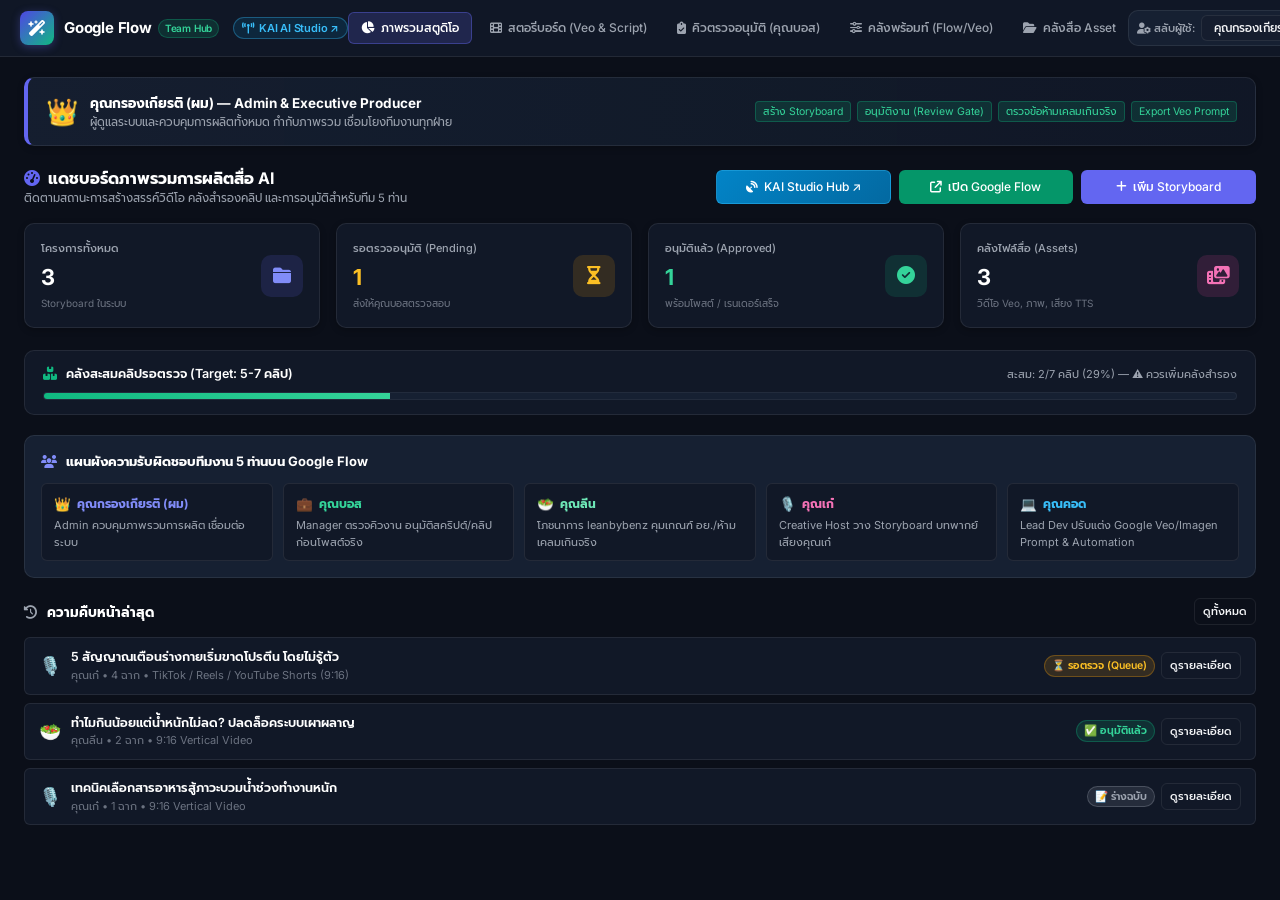
<file: index.html>
<!DOCTYPE html>
<html lang="th">
<head>
  <meta charset="UTF-8">
  <meta name="viewport" content="width=device-width, initial-scale=1.0, maximum-scale=1.0, user-scalable=no">
  <title>Google Flow Team Studio — ศูนย์กลางผลิตสื่อ AI & คิวตรวจอนุมัติ</title>
  <!-- Google Fonts -->
  <link rel="preconnect" href="https://fonts.googleapis.com">
  <link rel="preconnect" href="https://fonts.gstatic.com" crossorigin>
  <link href="https://fonts.googleapis.com/css2?family=Inter:wght@400;500;600;700&family=Prompt:wght@300;400;500;600;700&family=Sarabun:wght@300;400;500;600&display=swap" rel="stylesheet">
  <!-- FontAwesome 6 CDN -->
  <link rel="stylesheet" href="https://cdnjs.cloudflare.com/ajax/libs/font-awesome/6.5.1/css/all.min.css">
  <!-- Custom Stylesheet -->
  <link rel="stylesheet" href="css/style.css">
</head>
<body>

  <!-- Top Navigation Bar -->
  <header class="top-nav">
    <div class="brand-section">
      <div class="brand-logo-badge">
        <i class="fa-solid fa-wand-magic-sparkles" style="color: #FFFFFF;"></i>
      </div>
      <div>
        <div class="brand-title">
          Google Flow <span class="brand-tag">Team Hub</span>
          <a href="https://connectivity-laws-phys-ecological.trycloudflare.com" target="_blank" rel="noopener noreferrer" class="kai-hub-badge" title="เปิดหน้าควบคุม KAI AI Studio Hub">
            <i class="fa-solid fa-tower-broadcast"></i> KAI AI Studio ↗
          </a>
        </div>
      </div>
    </div>

    <!-- Center Navigation Tabs (Desktop only) -->
    <nav class="nav-center">
      <button class="nav-tab-btn active" data-tab="dashboard">
        <i class="fa-solid fa-chart-pie"></i> ภาพรวมสตูดิโอ
      </button>
      <button class="nav-tab-btn" data-tab="storyboards">
        <i class="fa-solid fa-film"></i> สตอรี่บอร์ด (Veo & Script)
      </button>
      <button class="nav-tab-btn" data-tab="review">
        <i class="fa-solid fa-clipboard-check"></i> คิวตรวจอนุมัติ (คุณบอส)
      </button>
      <button class="nav-tab-btn" data-tab="prompts">
        <i class="fa-solid fa-sliders"></i> คลังพร้อมท์ (Flow/Veo)
      </button>
      <button class="nav-tab-btn" data-tab="assets">
        <i class="fa-solid fa-folder-open"></i> คลังสื่อ Asset
      </button>
    </nav>

    <!-- Right Side: User Role Switcher -->
    <div class="user-selector-bar">
      <!-- Desktop Selector -->
      <div class="role-switch-container">
        <span class="role-switch-label"><i class="fa-solid fa-user-gear"></i> สลับผู้ใช้:</span>
        <select id="userSwitcherSelect" class="user-dropdown">
          <option value="admin">คุณกรองเกียรติ (ผม / Admin)</option>
          <option value="boss">คุณบอส (Manager / Approver)</option>
          <option value="lean">คุณลีน (Nutrition Strategist)</option>
          <option value="kae">คุณเก๋ (Creative Host Persona)</option>
          <option value="cod">คุณคอด (Lead Dev & AI Engineer)</option>
        </select>
      </div>

      <div class="current-user-pill" onclick="app.openUserModal()">
        <span id="currentUserAvatar" class="current-user-avatar">👑</span>
        <span id="currentUserName" class="current-user-name">คุณกรองเกียรติ</span>
        <span id="currentUserBadge" class="current-user-badge badge-admin">Admin</span>
      </div>

      <!-- Mobile Trigger Button -->
      <button class="mobile-user-btn" onclick="app.openUserModal()">
        <span id="mobileUserAvatar">👑</span>
        <span id="mobileUserName" style="font-weight: 600;">คุณกรองเกียรติ</span>
        <i class="fa-solid fa-chevron-down" style="font-size: 10px; color: var(--text-muted);"></i>
      </button>
    </div>
  </header>

  <!-- Main Content Wrapper -->
  <main class="main-wrapper">

    <!-- Active User & Role Duty Banner -->
    <section class="role-duty-banner">
      <div class="role-duty-content">
        <div id="dutyIcon" class="role-duty-icon">👑</div>
        <div>
          <div id="dutyTitle" class="role-duty-title">คุณกรองเกียรติ — Admin & Executive Producer</div>
          <div id="dutyDesc" class="role-duty-desc">ผู้ดูแลระบบและควบคุมการผลิตทั้งหมด กำกับภาพรวม เชื่อมโยงทีมงานทุกฝ่าย</div>
        </div>
      </div>
      <div id="dutyPerms" class="role-permissions-tags">
        <!-- Rendered dynamically -->
      </div>
    </section>

    <!-- SECTION 1: DASHBOARD OVERVIEW -->
    <section id="section-dashboard" class="content-section active">
      <div class="section-header-row">
        <div>
          <h2 class="section-title"><i class="fa-solid fa-gauge-high" style="color: #6366F1;"></i> แดชบอร์ดภาพรวมการผลิตสื่อ AI</h2>
          <div class="section-sub">ติดตามสถานะการสร้างสรรค์วิดีโอ คลังสำรองคลิป และการอนุมัติสำหรับทีม 5 ท่าน</div>
        </div>
        <div style="display: flex; gap: 8px; flex-wrap: wrap; width: 100%; max-width: 540px; justify-content: flex-end;">
          <a href="https://connectivity-laws-phys-ecological.trycloudflare.com" target="_blank" rel="noopener noreferrer" class="btn btn-sky" style="flex: 1; min-width: 140px;">
            <i class="fa-solid fa-satellite-dish"></i> KAI Studio Hub ↗
          </a>
          <a href="https://labs.google/flow" target="_blank" rel="noopener noreferrer" class="btn btn-emerald" style="flex: 1; min-width: 140px;">
            <i class="fa-solid fa-arrow-up-right-from-square"></i> เปิด Google Flow
          </a>
          <button class="btn btn-primary" onclick="app.openNewProjectModal()" style="flex: 1; min-width: 140px;">
            <i class="fa-solid fa-plus"></i> เพิ่ม Storyboard
          </button>
        </div>
      </div>

      <!-- Quick Stats Metrics -->
      <div class="stats-grid">
        <div class="stat-card">
          <div>
            <div class="stat-info-label">โครงการทั้งหมด</div>
            <div id="statTotalProjects" class="stat-info-value">0</div>
            <div class="stat-info-sub">Storyboard ในระบบ</div>
          </div>
          <div class="stat-icon-wrap icon-purple">
            <i class="fa-solid fa-folder-closed"></i>
          </div>
        </div>

        <div class="stat-card">
          <div>
            <div class="stat-info-label">รอตรวจอนุมัติ (Pending)</div>
            <div id="statPendingReview" class="stat-info-value" style="color: #FBBF24;">0</div>
            <div class="stat-info-sub">ส่งให้คุณบอสตรวจสอบ</div>
          </div>
          <div class="stat-icon-wrap icon-amber">
            <i class="fa-solid fa-hourglass-half"></i>
          </div>
        </div>

        <div class="stat-card">
          <div>
            <div class="stat-info-label">อนุมัติแล้ว (Approved)</div>
            <div id="statApproved" class="stat-info-value" style="color: #34D399;">0</div>
            <div class="stat-info-sub">พร้อมโพสต์ / เรนเดอร์เสร็จ</div>
          </div>
          <div class="stat-icon-wrap icon-emerald">
            <i class="fa-solid fa-circle-check"></i>
          </div>
        </div>

        <div class="stat-card">
          <div>
            <div class="stat-info-label">คลังไฟล์สื่อ (Assets)</div>
            <div id="statAssets" class="stat-info-value">0</div>
            <div class="stat-info-sub">วิดีโอ Veo, ภาพ, เสียง TTS</div>
          </div>
          <div class="stat-icon-wrap icon-rose">
            <i class="fa-solid fa-photo-film"></i>
          </div>
        </div>
      </div>

      <!-- Review Buffer Progress (Rule: 5-7 clips stock) -->
      <div style="background: var(--bg-card); border: 1px solid var(--border-color); border-radius: var(--radius-md); padding: 14px 18px; margin-bottom: 20px;">
        <div style="display: flex; justify-content: space-between; align-items: center; margin-bottom: 8px; flex-wrap: wrap; gap: 6px;">
          <div style="font-weight: 600; font-size: 12.5px; color: #FFFFFF;">
            <i class="fa-solid fa-boxes-stacked" style="color: #10B981; margin-right: 6px;"></i> คลังสะสมคลิปรอตรวจ (Target: 5-7 คลิป)
          </div>
          <div id="bufferStatusText" style="font-size: 11px; color: var(--text-muted);">
            กำลังประมวลผล...
          </div>
        </div>
        <div style="background: var(--bg-card-sub); height: 8px; border-radius: 999px; overflow: hidden; border: 1px solid rgba(255,255,255,0.05);">
          <div id="bufferProgressBar" style="background: linear-gradient(90deg, #10B981, #34D399); height: 100%; width: 40%; transition: width 0.3s ease;"></div>
        </div>
      </div>

      <!-- Team Collaboration & Roles Reference -->
      <div style="background: var(--bg-card-sub); border: 1px solid var(--border-color); border-radius: var(--radius-md); padding: 16px; margin-bottom: 20px;">
        <h3 style="font-size: 13px; font-weight: 700; color: #FFFFFF; margin-bottom: 12px;">
          <i class="fa-solid fa-users" style="color: #818CF8; margin-right: 6px;"></i> แผนผังความรับผิดชอบทีมงาน 5 ท่านบน Google Flow
        </h3>
        <div style="display: grid; grid-template-columns: repeat(auto-fit, minmax(200px, 1fr)); gap: 10px;">
          <div style="background: var(--bg-card); border: 1px solid var(--border-color); border-radius: var(--radius-sm); padding: 10px 12px;">
            <div style="display: flex; align-items: center; gap: 6px; margin-bottom: 3px;">
              <span>👑</span>
              <span style="font-weight: 700; color: #818CF8; font-size: 12px;">คุณกรองเกียรติ (ผม)</span>
            </div>
            <div style="font-size: 11px; color: var(--text-muted);">Admin ควบคุมภาพรวมการผลิต เชื่อมต่อระบบ</div>
          </div>

          <div style="background: var(--bg-card); border: 1px solid var(--border-color); border-radius: var(--radius-sm); padding: 10px 12px;">
            <div style="display: flex; align-items: center; gap: 6px; margin-bottom: 3px;">
              <span>💼</span>
              <span style="font-weight: 700; color: #34D399; font-size: 12px;">คุณบอส</span>
            </div>
            <div style="font-size: 11px; color: var(--text-muted);">Manager ตรวจคิวงาน อนุมัติสคริปต์/คลิปก่อนโพสต์จริง</div>
          </div>

          <div style="background: var(--bg-card); border: 1px solid var(--border-color); border-radius: var(--radius-sm); padding: 10px 12px;">
            <div style="display: flex; align-items: center; gap: 6px; margin-bottom: 3px;">
              <span>🥗</span>
              <span style="font-weight: 700; color: #6EE7B7; font-size: 12px;">คุณลีน</span>
            </div>
            <div style="font-size: 11px; color: var(--text-muted);">โภชนาการ leanbybenz คุมเกณฑ์ อย./ห้ามเคลมเกินจริง</div>
          </div>

          <div style="background: var(--bg-card); border: 1px solid var(--border-color); border-radius: var(--radius-sm); padding: 10px 12px;">
            <div style="display: flex; align-items: center; gap: 6px; margin-bottom: 3px;">
              <span>🎙️</span>
              <span style="font-weight: 700; color: #F472B6; font-size: 12px;">คุณเก๋</span>
            </div>
            <div style="font-size: 11px; color: var(--text-muted);">Creative Host วาง Storyboard บทพากย์เสียงคุณเก๋</div>
          </div>

          <div style="background: var(--bg-card); border: 1px solid var(--border-color); border-radius: var(--radius-sm); padding: 10px 12px;">
            <div style="display: flex; align-items: center; gap: 6px; margin-bottom: 3px;">
              <span>💻</span>
              <span style="font-weight: 700; color: #38BDF8; font-size: 12px;">คุณคอด</span>
            </div>
            <div style="font-size: 11px; color: var(--text-muted);">Lead Dev ปรับแต่ง Google Veo/Imagen Prompt & Automation</div>
          </div>
        </div>
      </div>

      <!-- Recent Projects List -->
      <div>
        <div style="display: flex; justify-content: space-between; align-items: center; margin-bottom: 12px;">
          <h3 style="font-size: 13.5px; font-weight: 700; color: #FFFFFF;">
            <i class="fa-solid fa-clock-rotate-left" style="color: var(--text-muted); margin-right: 6px;"></i> ความคืบหน้าล่าสุด
          </h3>
          <button class="btn btn-outline btn-sm" onclick="app.switchTab('storyboards')">ดูทั้งหมด</button>
        </div>
        <div id="dashboardRecentList">
          <!-- Rendered dynamically -->
        </div>
      </div>
    </section>

    <!-- SECTION 2: STORYBOARDS & SCENE BUILDER -->
    <section id="section-storyboards" class="content-section">
      <div class="section-header-row">
        <div>
          <h2 class="section-title"><i class="fa-solid fa-film" style="color: #EC4899;"></i> สตอรี่บอร์ดและการสร้างฉาก (Google Flow & Veo)</h2>
          <div class="section-sub">เขียนสคริปต์ ออกแบบ Prompt สำหรับ Veo และจัดสรรเสียงพากย์คุณเก๋ทีละฉาก</div>
        </div>
        <button class="btn btn-primary" onclick="app.openNewProjectModal()">
          <i class="fa-solid fa-plus"></i> เพิ่ม Storyboard ใหม่
        </button>
      </div>

      <div id="storyboardProjectsList">
        <!-- Rendered dynamically -->
      </div>
    </section>

    <!-- SECTION 3: REVIEW & APPROVAL QUEUE (คุณบอส & ทีม) -->
    <section id="section-review" class="content-section">
      <div class="section-header-row">
        <div>
          <h2 class="section-title"><i class="fa-solid fa-clipboard-check" style="color: #10B981;"></i> ระบบคิวตรวจอนุมัติ (Review & Approval Gatekeeper)</h2>
          <div class="section-sub">พื้นที่สำหรับคุณบอสและผู้จัดการในการตรวจสอบความถูกต้อง อนุมัติ หรือแจ้งขอแก้ไข</div>
        </div>
        
        <!-- Search Input with Strict UI Standards -->
        <div class="search-input-wrapper">
          <i class="fa-solid fa-magnifying-glass search-icon"></i>
          <input type="text" id="reviewSearchInput" class="search-input-field" placeholder="ค้นหารหัส หรือชื่อโครงการ...">
        </div>
      </div>

      <!-- Desktop View: Table with Sticky Thead -->
      <div class="table-wrap table-responsive">
        <table class="table-custom">
          <thead>
            <tr>
              <th style="width: 85px;">รหัส</th>
              <th>ชื่อโครงการ & รายละเอียด</th>
              <th style="width: 130px;">ผู้สร้าง</th>
              <th style="width: 100px;">วันที่/เวลา</th>
              <th style="width: 110px;">สถานะ</th>
              <th class="col-hide-md" style="width: 130px;">Compliance</th>
              <th style="width: 160px; text-align: right;">การจัดการ</th>
            </tr>
          </thead>
          <tbody id="reviewTableBody">
            <!-- Rendered dynamically -->
          </tbody>
        </table>
      </div>

      <!-- Mobile View: Responsive Card List -->
      <div id="reviewMobileCards" class="mobile-card-list">
        <!-- Rendered dynamically on mobile -->
      </div>
    </section>

    <!-- SECTION 4: PROMPT ENGINEERING PRESETS -->
    <section id="section-prompts" class="content-section">
      <div class="section-header-row">
        <div>
          <h2 class="section-title"><i class="fa-solid fa-sliders" style="color: #0284C7;"></i> คลังพร้อมท์มาตรฐาน (Google Flow / Veo / Imagen)</h2>
          <div class="section-sub">ปรับแต่งโดยคุณคอด เพื่อให้ผลลัพธ์วิดีโอและรูปภาพมีความคมชัดและสไตล์สอดคล้องกันทั้งช่อง</div>
        </div>

        <!-- Search Input with Strict UI Standards -->
        <div class="search-input-wrapper">
          <i class="fa-solid fa-magnifying-glass search-icon"></i>
          <input type="text" id="promptSearchInput" class="search-input-field" placeholder="ค้นหาหมวดหมู่ หรือคีย์เวิร์ด...">
        </div>
      </div>

      <div id="promptPresetsGrid" style="display: grid; grid-template-columns: repeat(auto-fill, minmax(280px, 1fr)); gap: 14px;">
        <!-- Rendered dynamically -->
      </div>
    </section>

    <!-- SECTION 5: ASSET REPOSITORY -->
    <section id="section-assets" class="content-section">
      <div class="section-header-row">
        <div>
          <h2 class="section-title"><i class="fa-solid fa-folder-open" style="color: #F59E0B;"></i> คลังไฟล์สื่อ Asset และประวัติเรนเดอร์</h2>
          <div class="section-sub">รวบรวมไฟล์วิดีโอจาก Google Veo, ภาพนิ่งจาก Imagen และเสียงพากย์คุณเก๋</div>
        </div>
      </div>

      <!-- Desktop View: Table -->
      <div class="table-wrap table-responsive">
        <table class="table-custom">
          <thead>
            <tr>
              <th>ชื่อไฟล์</th>
              <th style="width: 90px;">ประเภท</th>
              <th style="width: 120px;">ความละเอียด</th>
              <th style="width: 80px;">ความยาว</th>
              <th style="width: 80px;">ขนาด</th>
              <th style="width: 150px;">แหล่งที่มา</th>
              <th style="width: 90px;">สถานะ</th>
            </tr>
          </thead>
          <tbody id="assetsTableBody">
            <!-- Rendered dynamically -->
          </tbody>
        </table>
      </div>

      <!-- Mobile View: Assets Card List -->
      <div id="assetsMobileCards" class="mobile-card-list">
        <!-- Rendered dynamically on mobile -->
      </div>
    </section>

  </main>

  <!-- Mobile Bottom Navigation Bar -->
  <nav class="bottom-nav-bar">
    <button class="bottom-nav-item active" data-tab="dashboard">
      <i class="fa-solid fa-chart-pie"></i>
      <span>ภาพรวม</span>
    </button>
    <button class="bottom-nav-item" data-tab="storyboards">
      <i class="fa-solid fa-film"></i>
      <span>สตอรี่บอร์ด</span>
    </button>
    <button class="bottom-nav-item" data-tab="review">
      <i class="fa-solid fa-clipboard-check"></i>
      <span>ตรวจงาน</span>
    </button>
    <button class="bottom-nav-item" data-tab="prompts">
      <i class="fa-solid fa-sliders"></i>
      <span>พร้อมท์</span>
    </button>
    <button class="bottom-nav-item" data-tab="assets">
      <i class="fa-solid fa-folder-open"></i>
      <span>คลังสื่อ</span>
    </button>
  </nav>

  <!-- Modal: สลับผู้ใช้งาน (สำหรับ Mobile & Desktop) -->
  <div id="userModal" class="modal-overlay">
    <div class="modal-container" style="max-width: 440px;">
      <div class="modal-header">
        <div style="font-weight: 700; font-size: 14px; color: #FFFFFF;">
          <i class="fa-solid fa-users-gear" style="color: #6366F1; margin-right: 6px;"></i> สลับโปรไฟล์ผู้ใช้งานในทีม
        </div>
        <button class="btn btn-outline btn-sm" onclick="app.closeModal('userModal')">✕</button>
      </div>
      <div class="modal-body" style="padding: 14px;">
        <div style="display: flex; flex-direction: column; gap: 8px;" id="userSelectionList">
          <!-- Rendered dynamically -->
        </div>
      </div>
    </div>
  </div>

  <!-- Modal: สร้าง Storyboard ใหม่ -->
  <div id="projectModal" class="modal-overlay">
    <div class="modal-container">
      <div class="modal-header">
        <div style="font-weight: 700; font-size: 14px; color: #FFFFFF;">
          <i class="fa-solid fa-plus-circle" style="color: #6366F1; margin-right: 6px;"></i> สร้าง Storyboard โครงการใหม่
        </div>
        <button class="btn btn-outline btn-sm" onclick="app.closeModal('projectModal')">✕</button>
      </div>
      <div class="modal-body">
        <div class="form-group">
          <label class="form-label">ชื่อคลิป / หัวข้อเรื่อง</label>
          <input type="text" id="newProjTitle" class="form-input" placeholder="เช่น 3 อาหารโปรตีนสูงช่วยเร่งเผาผลาญยามเช้า">
        </div>

        <div class="form-group">
          <label class="form-label">รูปแบบวิดีโอเป้าหมาย</label>
          <select id="newProjFormat" class="form-select">
            <option value="9:16 Vertical Video (TikTok / Reels / Shorts)">9:16 แนวตั้ง (TikTok / Shorts / Reels)</option>
            <option value="16:9 Landscape Video (YouTube Main)">16:9 แนวนอน (YouTube Main)</option>
            <option value="1:1 Square (Instagram Post / Lemon8)">1:1 จัตุรัส (Instagram / Lemon8)</option>
          </select>
        </div>

        <div class="form-group">
          <label class="form-label">Google Veo Prompt (Visual Scene 1 - Hook)</label>
          <textarea id="newProjPrompt1" class="form-textarea" rows="3" placeholder="ระบุ Prompt ภาษาอังกฤษสำหรับส่งให้ Google Veo เช่น Cinematic 4K macro shot..."></textarea>
        </div>

        <div class="form-group">
          <label class="form-label">Voiceover Script (บทพากย์เสียงคุณเก๋ Scene 1)</label>
          <textarea id="newProjScript1" class="form-textarea" rows="2" placeholder="บทพูดภาษาไทย น้ำเสียงอบอุ่น ชัดถ้อยชัดคำ (ลีน บาย เบนซ์)"></textarea>
        </div>
      </div>
      <div class="modal-footer">
        <button class="btn btn-outline" onclick="app.closeModal('projectModal')">ยกเลิก</button>
        <button class="btn btn-primary" onclick="app.saveNewProjectFromModal()">บันทึกและส่งเข้าคิวตรวจ</button>
      </div>
    </div>
  </div>

  <!-- Toast Notification -->
  <div id="toastNotice" class="toast-notice">
    <!-- Message injected dynamically -->
  </div>

  <!-- Scripts -->
  <script src="js/initial-data.js"></script>
  <script src="js/app.js"></script>
</body>
</html>
</file>
<file: css/style.css>
/* Google Flow Studio - Team Workspace Stylesheet (Enhanced Responsive UI/UX) */
:root {
  --bg-main: #0B0F19;
  --bg-card: #111827;
  --bg-card-sub: #162032;
  --bg-input: #151D2E;
  --border-color: rgba(255, 255, 255, 0.08);
  --border-focus: rgba(99, 102, 241, 0.6);
  --text-main: #F3F4F6;
  --text-muted: #9CA3AF;
  --text-dim: #6B7280;

  --color-primary: #6366F1;
  --color-primary-hover: #4F46E5;
  --color-emerald: #10B981;
  --color-emerald-dark: #059669;
  --color-amber: #F59E0B;
  --color-rose: #EC4899;
  --color-sky: #0284C7;

  --font-family: 'Inter', 'Prompt', -apple-system, BlinkMacSystemFont, "Segoe UI", Roboto, sans-serif;
  --radius-sm: 6px;
  --radius-md: 10px;
  --radius-lg: 14px;
  --shadow-sm: 0 2px 6px rgba(0, 0, 0, 0.25);
  --shadow-md: 0 6px 18px rgba(0, 0, 0, 0.35);
}

*, *::before, *::after {
  box-sizing: border-box;
  margin: 0;
  padding: 0;
}

html, body {
  width: 100%;
  max-width: 100vw;
  overflow-x: hidden !important;
  background-color: var(--bg-main);
  color: var(--text-main);
  font-family: var(--font-family);
  line-height: 1.5;
  font-size: 13.5px;
  min-height: 100vh;
  -webkit-font-smoothing: antialiased;
}

/* ==========================================================================
   Top Navigation Header (Fully Responsive)
   ========================================================================== */
.top-nav {
  background: rgba(17, 24, 39, 0.96);
  backdrop-filter: blur(12px);
  border-bottom: 1px solid var(--border-color);
  padding: 10px 20px;
  position: sticky;
  top: 0;
  z-index: 100;
  display: flex;
  align-items: center;
  justify-content: space-between;
  width: 100%;
  max-width: 100vw;
}

.brand-section {
  display: flex;
  align-items: center;
  gap: 10px;
  flex-shrink: 0;
}

.brand-logo-badge {
  background: linear-gradient(135deg, #4F46E5 0%, #10B981 100%);
  width: 34px;
  height: 34px;
  border-radius: 8px;
  display: flex;
  align-items: center;
  justify-content: center;
  font-size: 16px;
  box-shadow: 0 2px 8px rgba(99, 102, 241, 0.35);
}

.brand-title {
  font-size: 15px;
  font-weight: 700;
  letter-spacing: -0.2px;
  color: #FFFFFF;
  display: flex;
  align-items: center;
  gap: 6px;
}

.brand-tag {
  background: rgba(16, 185, 129, 0.15);
  color: #34D399;
  border: 1px solid rgba(16, 185, 129, 0.3);
  font-size: 10px;
  font-weight: 600;
  padding: 1px 6px;
  border-radius: 999px;
}

.kai-hub-badge {
  display: inline-flex;
  align-items: center;
  gap: 5px;
  background: rgba(2, 132, 199, 0.15);
  color: #38BDF8 !important;
  border: 1px solid rgba(56, 189, 248, 0.35);
  font-size: 11px;
  font-weight: 600;
  padding: 2px 8px;
  border-radius: 999px;
  text-decoration: none !important;
  margin-left: 8px;
  transition: all 0.2s ease;
}

.kai-hub-badge:hover {
  background: rgba(2, 132, 199, 0.3);
  border-color: #38BDF8;
}

/* Desktop Nav Center */
.nav-center {
  display: flex;
  gap: 6px;
}

.nav-tab-btn {
  background: transparent;
  color: var(--text-muted);
  border: none;
  font-family: inherit;
  font-size: 12px;
  font-weight: 500;
  padding: 6px 12px;
  border-radius: var(--radius-sm);
  cursor: pointer;
  display: flex;
  align-items: center;
  gap: 6px;
  transition: all 0.2s ease;
  white-space: nowrap;
}

.nav-tab-btn:hover {
  color: #FFFFFF;
  background: rgba(255, 255, 255, 0.05);
}

.nav-tab-btn.active {
  color: #FFFFFF;
  background: rgba(99, 102, 241, 0.2);
  border: 1px solid rgba(99, 102, 241, 0.4);
}

/* User Profile Selector (Desktop) */
.user-selector-bar {
  display: flex;
  align-items: center;
  gap: 10px;
  flex-shrink: 0;
}

.role-switch-container {
  display: flex;
  align-items: center;
  gap: 6px;
  background: var(--bg-card-sub);
  padding: 4px 8px;
  border-radius: var(--radius-md);
  border: 1px solid var(--border-color);
}

.role-switch-label {
  font-size: 11px;
  color: var(--text-muted);
  font-weight: 500;
}

.user-dropdown {
  background: var(--bg-input);
  color: var(--text-main);
  border: 1px solid var(--border-color);
  padding: 4px 8px;
  border-radius: var(--radius-sm);
  font-family: inherit;
  font-size: 11.5px;
  font-weight: 500;
  cursor: pointer;
  outline: none;
}

.current-user-pill {
  display: flex;
  align-items: center;
  gap: 6px;
  background: var(--bg-card-sub);
  padding: 4px 8px;
  border-radius: 999px;
  border: 1px solid var(--border-color);
  cursor: pointer;
}

.current-user-avatar {
  font-size: 15px;
}

.current-user-name {
  font-weight: 600;
  font-size: 11.5px;
  color: #FFFFFF;
}

.current-user-badge {
  font-size: 9.5px;
  padding: 2px 6px;
  border-radius: 999px;
  font-weight: 600;
}

/* User Badges */
.badge-admin { background: rgba(99, 102, 241, 0.2); color: #818CF8; border: 1px solid rgba(99, 102, 241, 0.4); }
.badge-boss  { background: rgba(5, 150, 105, 0.2); color: #34D399; border: 1px solid rgba(5, 150, 105, 0.4); }
.badge-lean  { background: rgba(16, 185, 129, 0.2); color: #6EE7B7; border: 1px solid rgba(16, 185, 129, 0.4); }
.badge-kae   { background: rgba(236, 72, 153, 0.2); color: #F472B6; border: 1px solid rgba(236, 72, 153, 0.4); }
.badge-cod   { background: rgba(2, 132, 199, 0.2); color: #38BDF8; border: 1px solid rgba(2, 132, 199, 0.4); }

/* Mobile Menu Button / Compact Trigger */
.mobile-user-btn {
  display: none;
  align-items: center;
  gap: 6px;
  background: var(--bg-card-sub);
  border: 1px solid var(--border-color);
  padding: 5px 10px;
  border-radius: 999px;
  color: #FFFFFF;
  font-size: 11.5px;
  font-family: inherit;
  cursor: pointer;
}

/* ==========================================================================
   Mobile Bottom Navigation Bar (Touch-friendly & App-like)
   ========================================================================== */
.bottom-nav-bar {
  display: none;
  position: fixed;
  bottom: 0;
  left: 0;
  right: 0;
  width: 100%;
  height: 58px;
  background: rgba(17, 24, 39, 0.98);
  backdrop-filter: blur(16px);
  border-top: 1px solid var(--border-color);
  z-index: 999;
  justify-content: space-around;
  align-items: center;
  padding: 4px 6px;
  box-shadow: 0 -4px 16px rgba(0, 0, 0, 0.4);
}

.bottom-nav-item {
  display: flex;
  flex-direction: column;
  align-items: center;
  justify-content: center;
  background: none;
  border: none;
  color: var(--text-dim);
  font-family: inherit;
  font-size: 10px;
  font-weight: 500;
  padding: 4px 6px;
  border-radius: var(--radius-sm);
  cursor: pointer;
  flex: 1;
  height: 100%;
  gap: 3px;
  transition: all 0.2s ease;
}

.bottom-nav-item i {
  font-size: 15px;
}

.bottom-nav-item.active {
  color: #818CF8;
}

.bottom-nav-item.active i {
  color: #6366F1;
  transform: translateY(-1px);
}

/* ==========================================================================
   Main Layout & Container
   ========================================================================== */
.main-wrapper {
  max-width: 1320px;
  width: 100%;
  margin: 0 auto;
  padding: 20px 24px 60px;
  flex: 1;
}

.role-duty-banner {
  background: linear-gradient(90deg, rgba(22, 32, 50, 0.9) 0%, rgba(17, 24, 39, 0.95) 100%);
  border: 1px solid var(--border-color);
  border-left: 4px solid var(--color-primary);
  border-radius: var(--radius-md);
  padding: 14px 18px;
  margin-bottom: 20px;
  display: flex;
  align-items: center;
  justify-content: space-between;
  box-shadow: var(--shadow-sm);
  flex-wrap: wrap;
  gap: 12px;
}

.role-duty-content {
  display: flex;
  align-items: center;
  gap: 12px;
  flex: 1;
  min-width: 260px;
}

.role-duty-icon {
  font-size: 26px;
  flex-shrink: 0;
}

.role-duty-title {
  font-weight: 700;
  font-size: 13.5px;
  color: #FFFFFF;
}

.role-duty-desc {
  font-size: 11.5px;
  color: var(--text-muted);
  line-height: 1.4;
}

.role-permissions-tags {
  display: flex;
  gap: 6px;
  flex-wrap: wrap;
}

.perm-tag {
  font-size: 10.5px;
  padding: 2px 7px;
  border-radius: 4px;
  background: rgba(255, 255, 255, 0.06);
  color: #D1D5DB;
  border: 1px solid rgba(255, 255, 255, 0.1);
  white-space: nowrap;
}

.perm-tag.active-perm {
  background: rgba(16, 185, 129, 0.15);
  color: #34D399;
  border-color: rgba(16, 185, 129, 0.3);
}

/* ==========================================================================
   Metric Cards Grid
   ========================================================================== */
.stats-grid {
  display: grid;
  grid-template-columns: repeat(4, 1fr);
  gap: 16px;
  margin-bottom: 22px;
}

.stat-card {
  background: var(--bg-card);
  border: 1px solid var(--border-color);
  border-radius: var(--radius-md);
  padding: 16px;
  display: flex;
  align-items: center;
  justify-content: space-between;
  box-shadow: var(--shadow-sm);
}

.stat-info-label {
  font-size: 11px;
  color: var(--text-muted);
  font-weight: 500;
  margin-bottom: 4px;
}

.stat-info-value {
  font-size: 22px;
  font-weight: 700;
  color: #FFFFFF;
}

.stat-info-sub {
  font-size: 10px;
  color: var(--text-dim);
  margin-top: 2px;
}

.stat-icon-wrap {
  width: 42px;
  height: 42px;
  border-radius: 10px;
  display: flex;
  align-items: center;
  justify-content: center;
  font-size: 18px;
  flex-shrink: 0;
}

.icon-purple { background: rgba(99, 102, 241, 0.15); color: #818CF8; }
.icon-emerald { background: rgba(16, 185, 129, 0.15); color: #34D399; }
.icon-amber { background: rgba(245, 158, 11, 0.15); color: #FBBF24; }
.icon-rose { background: rgba(236, 72, 153, 0.15); color: #F472B6; }

/* ==========================================================================
   Search Input & Left Icon Standard (STRICT COMPLIANCE)
   - padding-left: 40px !important;
   - pointer-events: none; on icon
   - No emoji in placeholder
   ========================================================================== */
.search-input-wrapper {
  position: relative;
  display: inline-block;
  width: 100%;
  max-width: 320px;
}

.search-input-wrapper i.search-icon {
  position: absolute;
  left: 14px;
  top: 50%;
  transform: translateY(-50%);
  color: var(--text-dim);
  font-size: 13px;
  pointer-events: none !important;
}

.search-input-field {
  width: 100%;
  padding-left: 40px !important;
  padding-right: 14px;
  padding-top: 7px;
  padding-bottom: 7px;
  background: var(--bg-input);
  border: 1px solid var(--border-color);
  border-radius: var(--radius-sm);
  color: var(--text-main);
  font-family: inherit;
  font-size: 12px;
  outline: none;
  transition: border-color 0.2s;
}

.search-input-field:focus {
  border-color: var(--border-focus);
}

/* ==========================================================================
   Table & Zero Horizontal Scrollbar Standards (STRICT COMPLIANCE)
   - overflow-x: hidden !important; overflow-y: auto !important;
   - thead th: position: sticky !important; top: 0 !important; z-index: 10;
   - border-collapse: separate !important; border-spacing: 0 !important; overflow: visible !important;
   - compact font (11.5px - 12.5px), compact padding (6px 8px !important;)
   - 2-line date/time
   ========================================================================== */
.table-wrap,
.table-responsive {
  width: 100%;
  max-height: 480px;
  overflow-x: hidden !important;
  overflow-y: auto !important;
  border: 1px solid var(--border-color);
  border-radius: var(--radius-md);
  background: var(--bg-card);
  position: relative;
  top: 0 !important;
}

.table-custom {
  width: 100%;
  border-collapse: separate !important;
  border-spacing: 0 !important;
  overflow: visible !important;
  font-size: 12px;
  text-align: left;
}

.table-custom thead th {
  position: sticky !important;
  top: 0 !important;
  z-index: 10;
  background: #161F30 !important;
  color: #D1D5DB;
  font-weight: 600;
  font-size: 11.5px;
  text-transform: uppercase;
  letter-spacing: 0.3px;
  padding: 8px 10px !important;
  border-bottom: 1px solid rgba(255, 255, 255, 0.12);
  white-space: nowrap;
}

.table-custom tbody tr {
  transition: background 0.15s ease;
  border-bottom: 1px solid var(--border-color);
}

.table-custom tbody tr:hover {
  background: rgba(255, 255, 255, 0.025);
}

.table-custom tbody td {
  padding: 6px 8px !important;
  vertical-align: middle;
  border-bottom: 1px solid var(--border-color);
}

/* Two-line date format */
.date-twoline {
  display: flex;
  flex-direction: column;
  line-height: 1.25;
}

.date-part {
  font-size: 11.5px;
  color: var(--text-main);
}

.time-part {
  font-size: 10px;
  color: var(--text-dim);
}

/* Dual View: Mobile Card View for Tables */
.mobile-card-list {
  display: none;
  flex-direction: column;
  gap: 12px;
}

.mobile-data-card {
  background: var(--bg-card);
  border: 1px solid var(--border-color);
  border-radius: var(--radius-md);
  padding: 14px;
  display: flex;
  flex-direction: column;
  gap: 10px;
}

/* ==========================================================================
   Buttons & Controls
   ========================================================================== */
.btn {
  display: inline-flex;
  align-items: center;
  justify-content: center;
  gap: 6px;
  font-family: inherit;
  font-size: 12px;
  font-weight: 500;
  padding: 7px 14px;
  border-radius: var(--radius-sm);
  border: 1px solid transparent;
  cursor: pointer;
  transition: all 0.2s ease;
  text-decoration: none;
  white-space: nowrap;
}

.btn-sm {
  padding: 4px 8px;
  font-size: 11px;
}

.btn-primary {
  background: var(--color-primary);
  color: #FFFFFF;
}

.btn-primary:hover {
  background: var(--color-primary-hover);
}

.btn-emerald {
  background: var(--color-emerald-dark);
  color: #FFFFFF;
}

.btn-emerald:hover {
  background: #047857;
}

.btn-sky {
  background: linear-gradient(135deg, #0284C7 0%, #0369A1 100%);
  color: #FFFFFF !important;
  border: 1px solid rgba(56, 189, 248, 0.4);
}

.btn-sky:hover {
  background: #0284C7;
  box-shadow: 0 4px 12px rgba(2, 132, 199, 0.4);
}

.btn-outline {
  background: transparent;
  border: 1px solid var(--border-color);
  color: var(--text-main);
}

.btn-outline:hover {
  background: rgba(255, 255, 255, 0.05);
  border-color: rgba(255, 255, 255, 0.2);
}

.btn-danger-outline {
  background: transparent;
  border: 1px solid rgba(239, 68, 68, 0.3);
  color: #F87171;
}

.btn-danger-outline:hover {
  background: rgba(239, 68, 68, 0.1);
}

/* ==========================================================================
   Panels, Cards, and Storyboard Layout
   ========================================================================== */
.content-section {
  display: none;
}

.content-section.active {
  display: block;
  animation: fadeIn 0.2s ease-in-out;
}

@keyframes fadeIn {
  from { opacity: 0; transform: translateY(4px); }
  to { opacity: 1; transform: translateY(0); }
}

.section-header-row {
  display: flex;
  align-items: center;
  justify-content: space-between;
  margin-bottom: 16px;
  flex-wrap: wrap;
  gap: 12px;
}

.section-title {
  font-size: 16px;
  font-weight: 700;
  color: #FFFFFF;
  display: flex;
  align-items: center;
  gap: 8px;
}

.section-sub {
  font-size: 11.5px;
  color: var(--text-muted);
}

/* Storyboard Scene Card */
.scene-cards-list {
  display: flex;
  flex-direction: column;
  gap: 12px;
}

.scene-card {
  background: var(--bg-card);
  border: 1px solid var(--border-color);
  border-radius: var(--radius-md);
  padding: 14px 16px;
  display: grid;
  grid-template-columns: 80px 1.2fr 1fr 130px;
  gap: 14px;
  align-items: start;
}

.scene-num-badge {
  background: rgba(99, 102, 241, 0.15);
  color: #818CF8;
  border: 1px solid rgba(99, 102, 241, 0.3);
  border-radius: var(--radius-sm);
  padding: 6px;
  text-align: center;
  font-weight: 700;
  font-size: 12px;
}

.scene-detail-box {
  background: var(--bg-card-sub);
  border: 1px solid rgba(255, 255, 255, 0.05);
  border-radius: var(--radius-sm);
  padding: 8px 12px;
}

.scene-box-label {
  font-size: 10.5px;
  font-weight: 600;
  color: var(--text-dim);
  text-transform: uppercase;
  margin-bottom: 4px;
  display: flex;
  align-items: center;
  justify-content: space-between;
}

.scene-box-content {
  font-size: 12px;
  color: var(--text-main);
  line-height: 1.45;
}

/* Modal Popup */
.modal-overlay {
  position: fixed;
  top: 0;
  left: 0;
  width: 100%;
  height: 100%;
  background: rgba(0, 0, 0, 0.75);
  backdrop-filter: blur(4px);
  z-index: 999;
  display: none;
  align-items: center;
  justify-content: center;
  padding: 16px;
}

.modal-overlay.active {
  display: flex;
}

.modal-container {
  background: var(--bg-card);
  border: 1px solid var(--border-color);
  border-radius: var(--radius-lg);
  max-width: 640px;
  width: 100%;
  max-height: 90vh;
  display: flex;
  flex-direction: column;
  overflow: hidden;
  box-shadow: var(--shadow-md);
}

.modal-header {
  padding: 14px 20px;
  border-bottom: 1px solid var(--border-color);
  display: flex;
  align-items: center;
  justify-content: space-between;
}

.modal-body {
  padding: 20px;
  overflow-y: auto;
  flex: 1;
}

.modal-footer {
  padding: 12px 20px;
  border-top: 1px solid var(--border-color);
  display: flex;
  justify-content: flex-end;
  gap: 10px;
  background: var(--bg-card-sub);
}

/* Form Controls */
.form-group {
  margin-bottom: 14px;
}

.form-label {
  display: block;
  font-size: 11.5px;
  font-weight: 600;
  color: var(--text-muted);
  margin-bottom: 5px;
}

.form-input, .form-textarea, .form-select {
  width: 100%;
  padding: 8px 12px;
  background: var(--bg-input);
  border: 1px solid var(--border-color);
  border-radius: var(--radius-sm);
  color: var(--text-main);
  font-family: inherit;
  font-size: 12.5px;
  outline: none;
}

.form-input:focus, .form-textarea:focus, .form-select:focus {
  border-color: var(--border-focus);
}

/* Status Badges */
.status-badge {
  display: inline-flex;
  align-items: center;
  gap: 4px;
  font-size: 10.5px;
  font-weight: 600;
  padding: 2px 7px;
  border-radius: 999px;
  white-space: nowrap;
}

.status-draft { background: rgba(156, 163, 175, 0.15); color: #9CA3AF; border: 1px solid rgba(156, 163, 175, 0.3); }
.status-pending { background: rgba(245, 158, 11, 0.15); color: #FBBF24; border: 1px solid rgba(245, 158, 11, 0.3); }
.status-approved { background: rgba(16, 185, 129, 0.15); color: #34D399; border: 1px solid rgba(16, 185, 129, 0.3); }
.status-published { background: rgba(99, 102, 241, 0.15); color: #818CF8; border: 1px solid rgba(99, 102, 241, 0.3); }

/* Toast */
.toast-notice {
  position: fixed;
  bottom: 74px;
  right: 20px;
  background: #1F2937;
  color: #FFFFFF;
  padding: 10px 18px;
  border-radius: var(--radius-sm);
  border: 1px solid rgba(255, 255, 255, 0.15);
  box-shadow: var(--shadow-md);
  font-size: 12px;
  z-index: 9999;
  display: none;
  animation: slideUp 0.2s ease-out;
}

@keyframes slideUp {
  from { transform: translateY(12px); opacity: 0; }
  to { transform: translateY(0); opacity: 1; }
}

/* ==========================================================================
   RESPONSIVE MEDIA QUERIES (Mobile, Tablet, Desktop)
   ========================================================================== */

/* Tablet & Mobile Screens (< 1024px) */
@media (max-width: 1024px) {
  .stats-grid {
    grid-template-columns: repeat(2, 1fr);
  }

  .scene-card {
    grid-template-columns: 80px 1fr 1fr;
  }
}

/* Mobile Screens (< 768px) */
@media (max-width: 768px) {
  /* Layout Padding */
  .main-wrapper {
    padding: 12px 14px 74px; /* extra bottom padding for bottom nav */
  }

  /* Navigation Adaptations */
  .top-nav {
    padding: 8px 14px;
  }

  .nav-center {
    display: none !important; /* Hide desktop nav center */
  }

  .role-switch-container {
    display: none !important; /* Hide long dropdown on mobile header */
  }

  .mobile-user-btn {
    display: inline-flex !important; /* Show mobile user switcher pill */
  }

  .bottom-nav-bar {
    display: flex !important; /* Enable native bottom nav */
  }

  /* Stat Cards */
  .stats-grid {
    grid-template-columns: 1fr;
    gap: 10px;
  }

  .stat-card {
    padding: 12px 14px;
  }

  /* Role Banner */
  .role-duty-banner {
    padding: 12px;
  }

  .role-duty-content {
    min-width: 100%;
  }

  /* Storyboard Scenes */
  .scene-card {
    grid-template-columns: 1fr;
    gap: 10px;
    padding: 12px;
  }

  .scene-num-badge {
    display: flex;
    align-items: center;
    justify-content: space-between;
    padding: 6px 12px;
  }

  .scene-num-badge div {
    margin: 0 !important;
  }

  /* Table Dual View: Hide table, show cards on mobile */
  .table-wrap.table-responsive {
    display: none !important;
  }

  .mobile-card-list {
    display: flex !important;
  }

  /* Search input full width */
  .search-input-wrapper {
    max-width: 100%;
  }

  .section-header-row {
    flex-direction: column;
    align-items: flex-start;
  }

  .toast-notice {
    bottom: 68px;
    right: 14px;
    left: 14px;
    text-align: center;
  }
}
</file>
